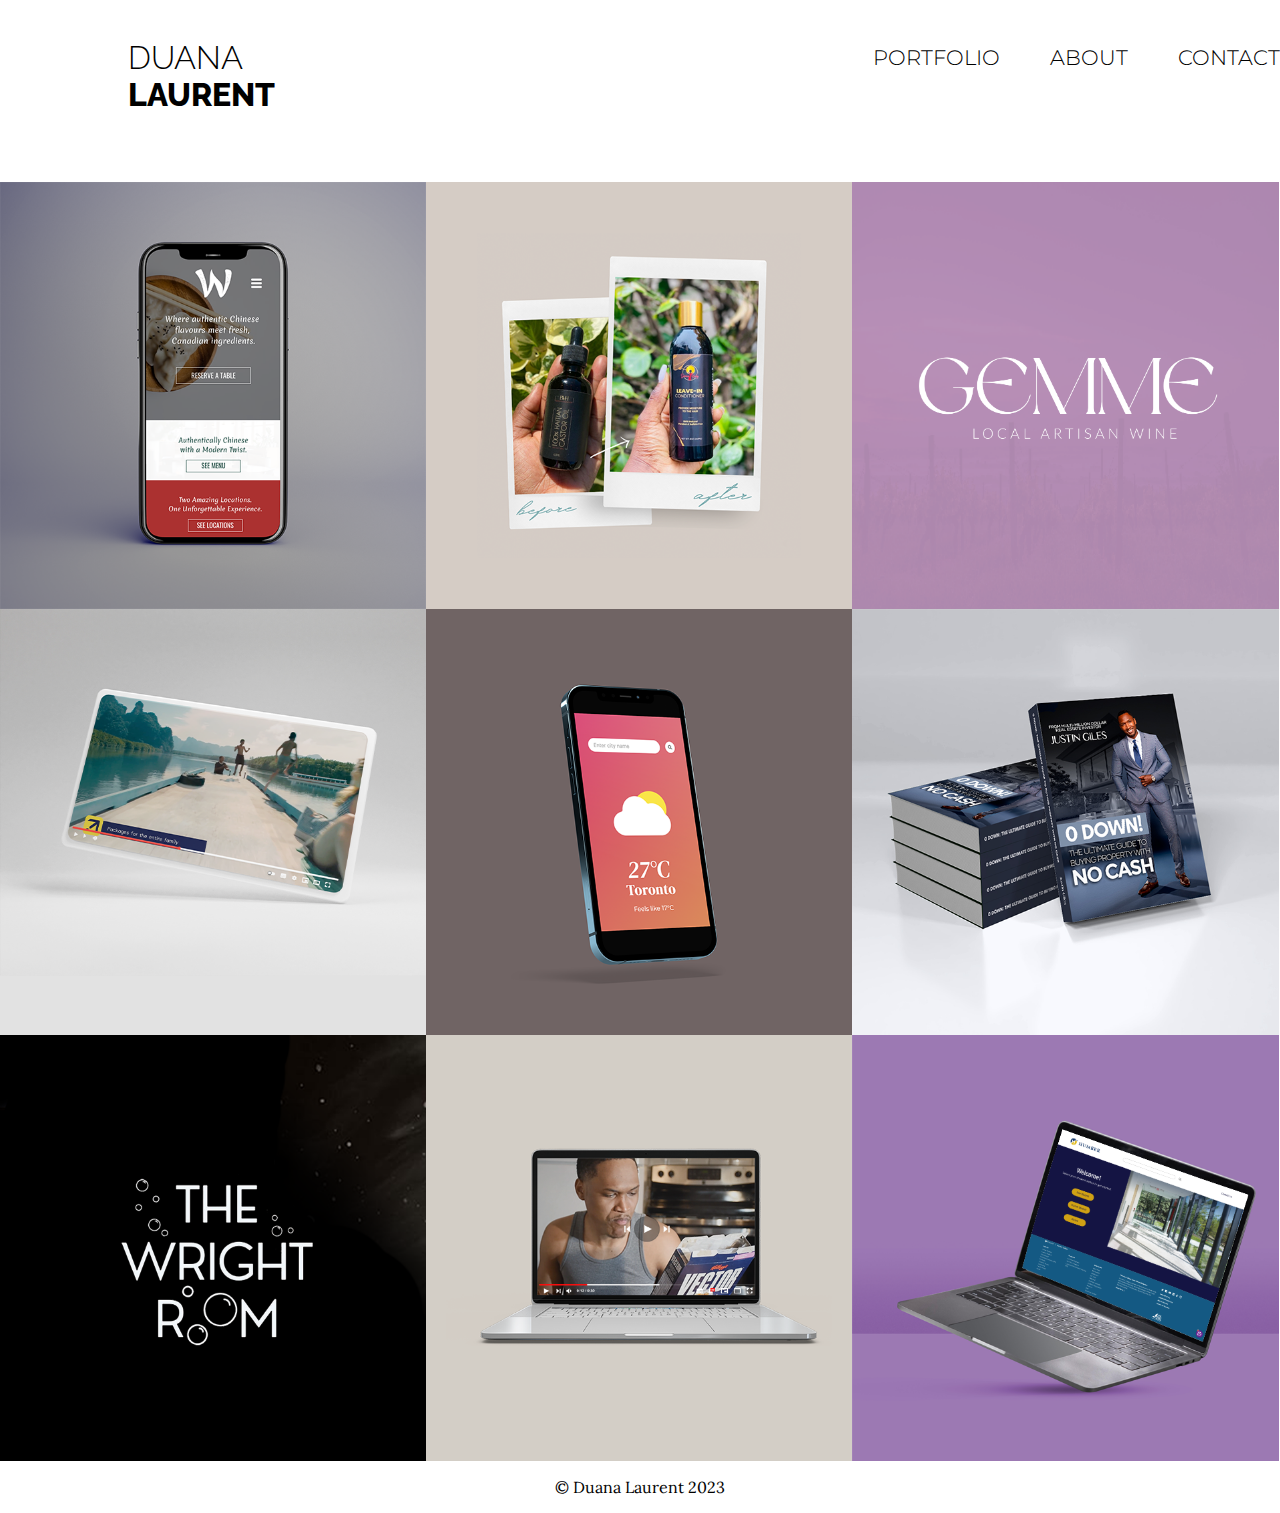
<file: index.html>
<!DOCTYPE html>
<html lang="en">
<head>
    <meta charset="UTF-8">
    <meta name="viewport" content="width=device-width, initial-scale=1.0">
    <meta name="author" content="Duana Laurent">
    <title>Duana Laurent | Graphic & Web Designer</title>

    <link rel="stylesheet" href="css/styles.css">
    <script src="https://ajax.googleapis.com/ajax/libs/jquery/3.7.1/jquery.min.js"></script>
    <script src="js/script.js"></script>
</head>

<body>
    <header>
        
        <nav>
        
            <h1>Duana <span class="bold">Laurent</span> </h1>
    
            <div class="links">
                <a href="index.html">Portfolio</a>
                <a href="about.html">About</a>
                <a href="mailto:duana.laurent@outlook.com">Contact</a>
            </div>
            
        </nav>

    </header>

    <main>
        <!--Portfolio section-->
        <section class="portfolio">

            <div class="portfolio-row">
                <img id="image-1" src="images/wok-screen1.png" alt="Phone mockup of a mobile web app">
                <img id="image-4" src="images/devine.png" alt="Mockup of a beauty label redesign">
                <img id="image-5" src="images/gemme-screen1.png" alt="Custom logo design">
                
            </div>

            <div class="portfolio-row">

                <img id="image-2" src="images/expedia-screen1.png" alt="Mockup of a web app">
                <img id="image-3" src="images/weather-screen1.png" alt="Phone mockup of a mobile weather app ">
                <img id="image-6" src="images/giles-screen1.png" alt="Mockup of a book cover design">
        
            </div>

            <div class="portfolio-row">
                <img id="image-7" src="images/wright-screen2.png" alt="A picture of a social media flyer">
                <img id="image-8" src="images/kelloggs-screen1.png" alt="Mockup of a video">
                <img id="image-9" src="images/humber-screen1.png" alt="Mockup of a web app">
                
            </div>
            
        </section>
    </main>

    

    <footer> 
        <p>
            &copy; Duana Laurent 2023
        </p>
    </footer>
</body>
</html>
</file>
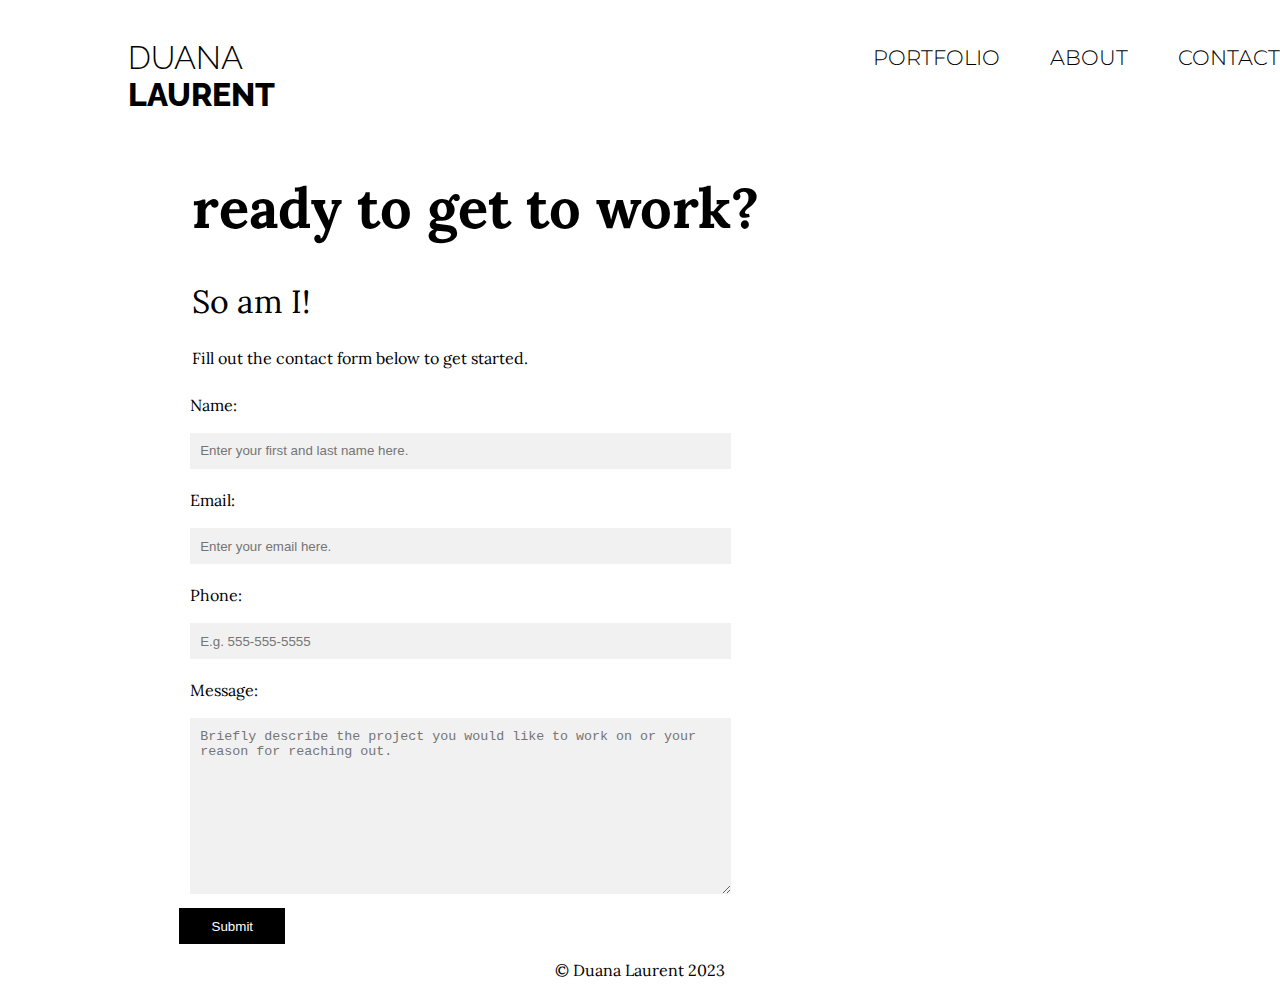
<file: contact.html>
<!DOCTYPE html>
<html lang="en">
<head>
    <meta charset="UTF-8">
    <meta name="viewport" content="width=device-width, initial-scale=1.0">
    <meta name="author" content="Duana Laurent">
    <title>Duana Laurent | Contact</title>

    <link rel="stylesheet" href="css/styles.css">
    <script src="https://ajax.googleapis.com/ajax/libs/jquery/3.7.1/jquery.min.js"></script>
</head>

<body>
    <header>
        
        <nav>
        
            <h1>Duana <span class="bold">Laurent</span> </h1>
    
            <div class="links">
                <a href="index.html">Portfolio</a>
                <a href="about.html">About</a>
                <a href="mailto:duana.laurent@outlook.com">Contact</a>
            </div>
            
        </nav>

    </header>

    <main>
    
        <h1 id="contact-head">ready to get to work?</h1>
        <h2 id="contact-subhead">So am I!</h2>

        <p>Fill out the contact form below to get started.</p>

        
        <div id="contact-form-box" >

            <form action="https://public.herotofu.com/v1/c84358c0-7d95-11ee-9341-f71d382974be" method="post" accept-charset="UTF-8">
                <div class="form-field">
                    <div class="name-field">
                        <label for="full-name">Name:</label>
                    </div>
                    
                    <div class="input-field">
                        <input id="full-name" type="text" placeholder="Enter your first and last name here.">
                    </div>
                    
                </div>
                
                <div class="form-field">
                    <div class="name-field">
                        <label for="mail">Email:</label>
                    </div>
                    
                    <div class="input-field">
                        <input id="mail" type="email" placeholder="Enter your email here.">
                    </div>
                    
                </div>
                
                <div class="form-field">
                    <div class="name-field">
                        <label for="phone">Phone:</label>
                    </div>
                    
                    <div class="input-field">
                        <input id="phone" type="text" placeholder="E.g. 555-555-5555">
                    </div>
                    
                </div>
                
                <div class="form-field">
                    <div class="name-field">
                        <label id="message-label" for="message">Message: </label>
                    </div>
                    
                    <div class="input-field">
                        <textarea id="message" placeholder="Briefly describe the project you would like to work on or your reason for reaching out."
                        rows="5" cols="33"></textarea>
                    </div>
                    
                </div>
                
                
                <div>
                    <input id="submit" type="submit" value="Submit" />
                </div>
            </form>
        </div>
    </main>

    <script src="js/script.js"></script>

    <footer> 
        <p>
            &copy; Duana Laurent 2023
        </p>
    </footer>
</body>
</html>
</file>
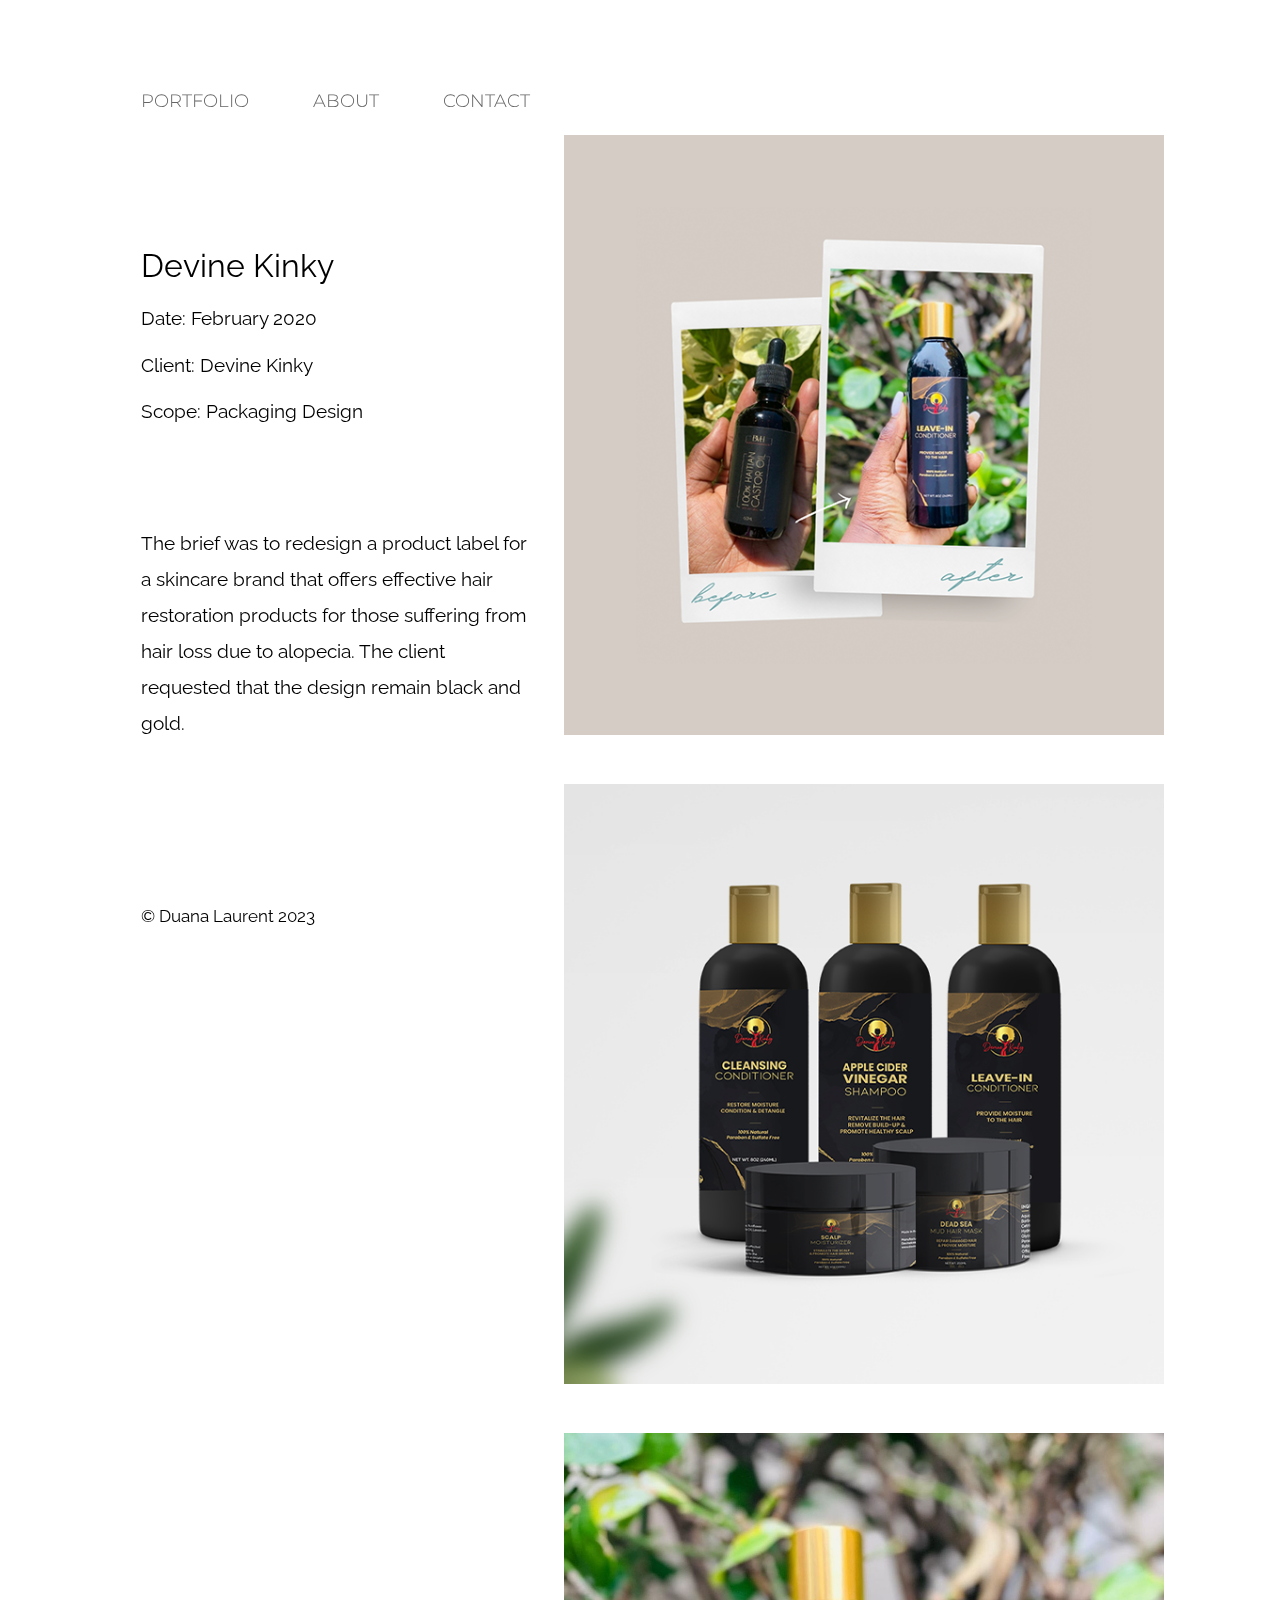
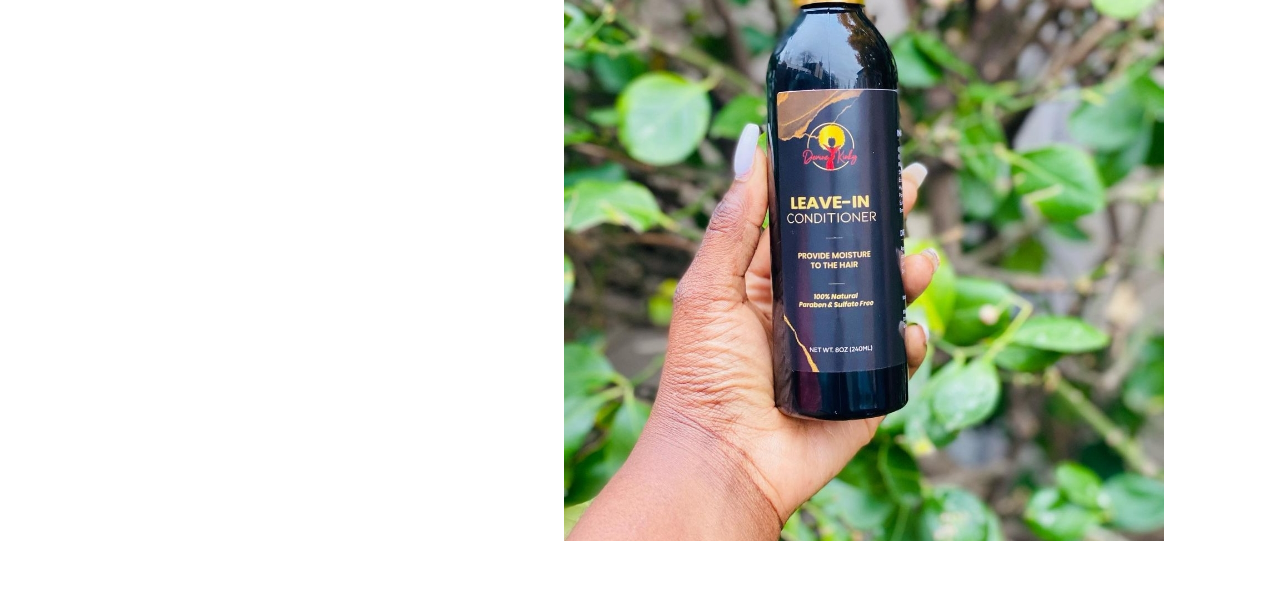
<file: devine-kinky.html>
<!DOCTYPE html>
<html lang="en">
<head>
    <meta charset="UTF-8">
    <meta name="viewport" content="width=device-width, initial-scale=1.0">
    <title>Devine Kinky | Packaging Design</title>
    <link rel="stylesheet" href="css/portfolio.css">
</head>
<body>
    <section class="col-1">
        <header>

            <nav>
                
                <a href="index.html">Portfolio</a>
                <a href="about.html">About</a>
                <a href="mailto:duana.laurent@outlook.com">Contact</a>

            </nav>
        </header>
    
        <!--Portfolio bio-->
        <div class="portfolio-bio">
            <div class="info">
                <h1> Devine Kinky </h1>
                <p>Date: February 2020 </p>
                <p>Client: Devine Kinky</p>
                <p>Scope: Packaging Design </p>
            </div>
    
            <p class="description"> 
                The brief was to redesign a product label for a skincare brand that offers effective hair restoration products 
                for those suffering from hair loss due to alopecia. The client requested that the design remain black and gold.
            </p>
        </div>

        <footer> 
            <p>
                &copy; Duana Laurent 2023
            </p>
        </footer>
    </section>
    

    <!--Portfolio images-->
    <section class="col-2">
        <div class="portfolio-images">
            <div>
                <img src="images/devine.png" alt="Image of a product label before and after">
            </div>
            
            <div>
                <img src="images/devine-screen2.png" alt="Image of a product label mockup">
            </div>

            <div>
                <img src="images/devine-screen-3.jpg" alt="Image of a finished product label">
            </div>
            
        </div>
    </section>
    
</body>
</html>
</file>
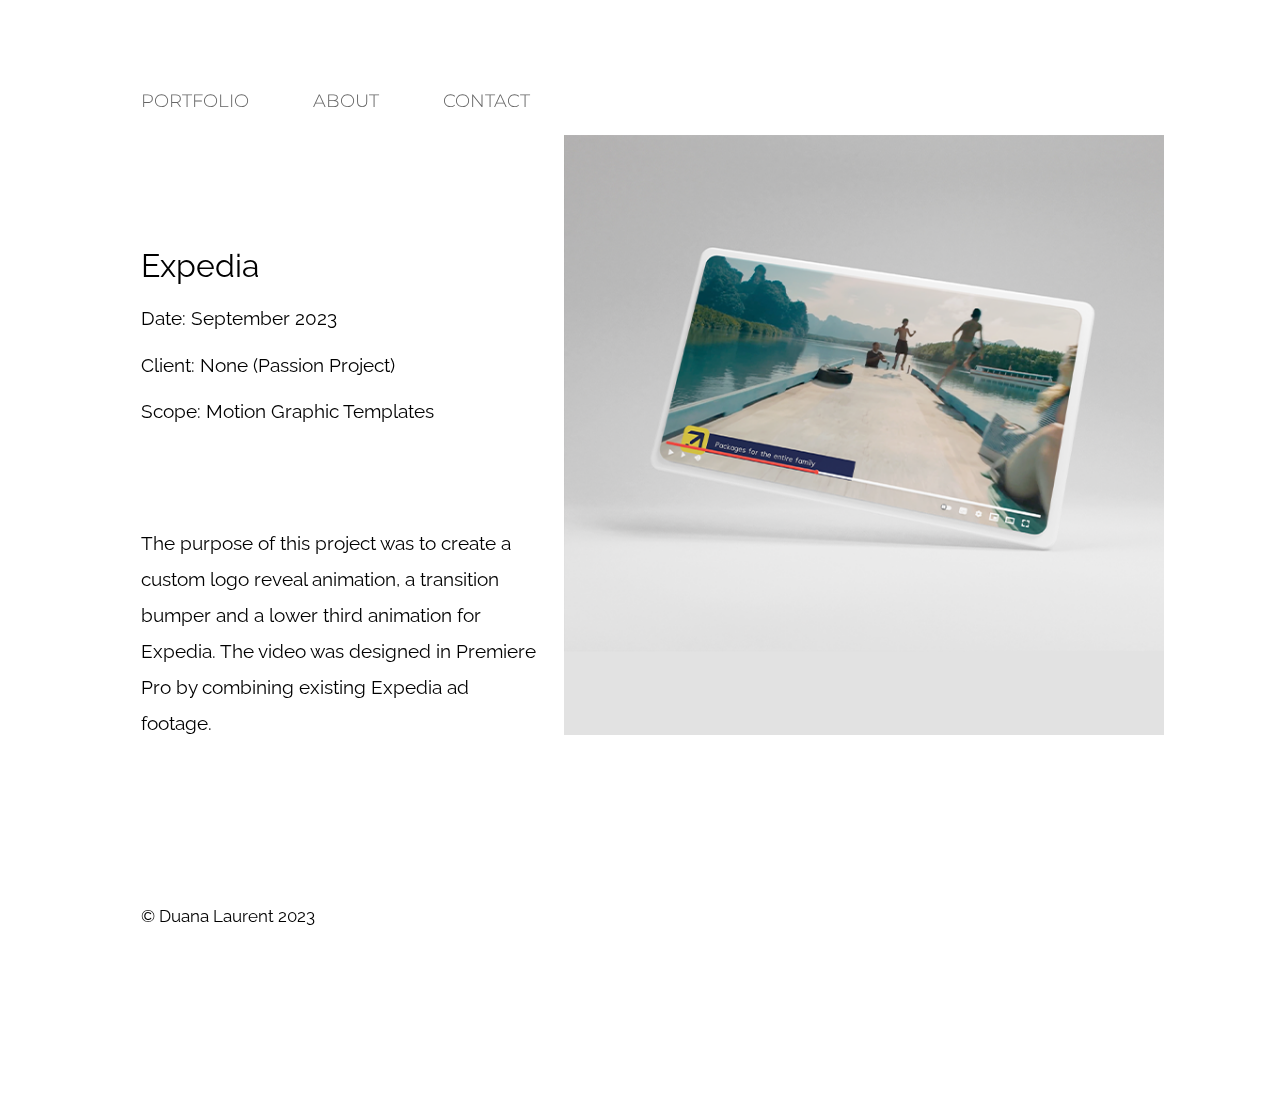
<file: expedia.html>
<!DOCTYPE html>
<html lang="en">
<head>
    <meta charset="UTF-8">
    <meta name="viewport" content="width=device-width, initial-scale=1.0">
    <title>Expedia | Motion Graphics Design</title>
    <link rel="stylesheet" href="css/portfolio.css">
</head>
<body>
    <section class="col-1">
        <header>

            <nav>
                
                <a href="index.html">Portfolio</a>
                <a href="about.html">About</a>
                <a href="mailto:duana.laurent@outlook.com">Contact</a>
                
            </nav>
        </header>
    
        <!--Portfolio bio-->
        <div class="portfolio-bio">
            <div class="info">
                <h1> Expedia </h1>
                <p>Date: September 2023 </p>
                <p>Client: None (Passion Project) </p>
                <p>Scope: Motion Graphic Templates</p>
            </div>
    
            <p class="description"> 
                The purpose of this project was to create a custom logo reveal
                animation, a transition bumper and a lower third animation for Expedia. 
                The video was designed in Premiere Pro by combining existing Expedia ad footage.
            </p>
        </div>

        <footer> 
            <p>
                &copy; Duana Laurent 2023
            </p>
        </footer>
    </section>
    

    <!--Portfolio images-->
    <section class="col-2">
        <div class="portfolio-images">
            <div>
                <img src="images/expedia-screen1.png" alt="Image of a product label on a jar">
            </div>
            
            <div>
                <iframe playsinline width="560" height="315" 
                src="https://www.youtube.com/embed/KfUnO5qRQEE?si=669OdBTLxvK7uAHX&autoplay=1" 
                title="YouTube video player" frameborder="0" 
                allow="accelerometer; autoplay; clipboard-write; encrypted-media; gyroscope; picture-in-picture; web-share" 
                allowfullscreen></iframe>
            </div>
            
            
    
        </div>
    </section>
    
</body>
</html>
</file>
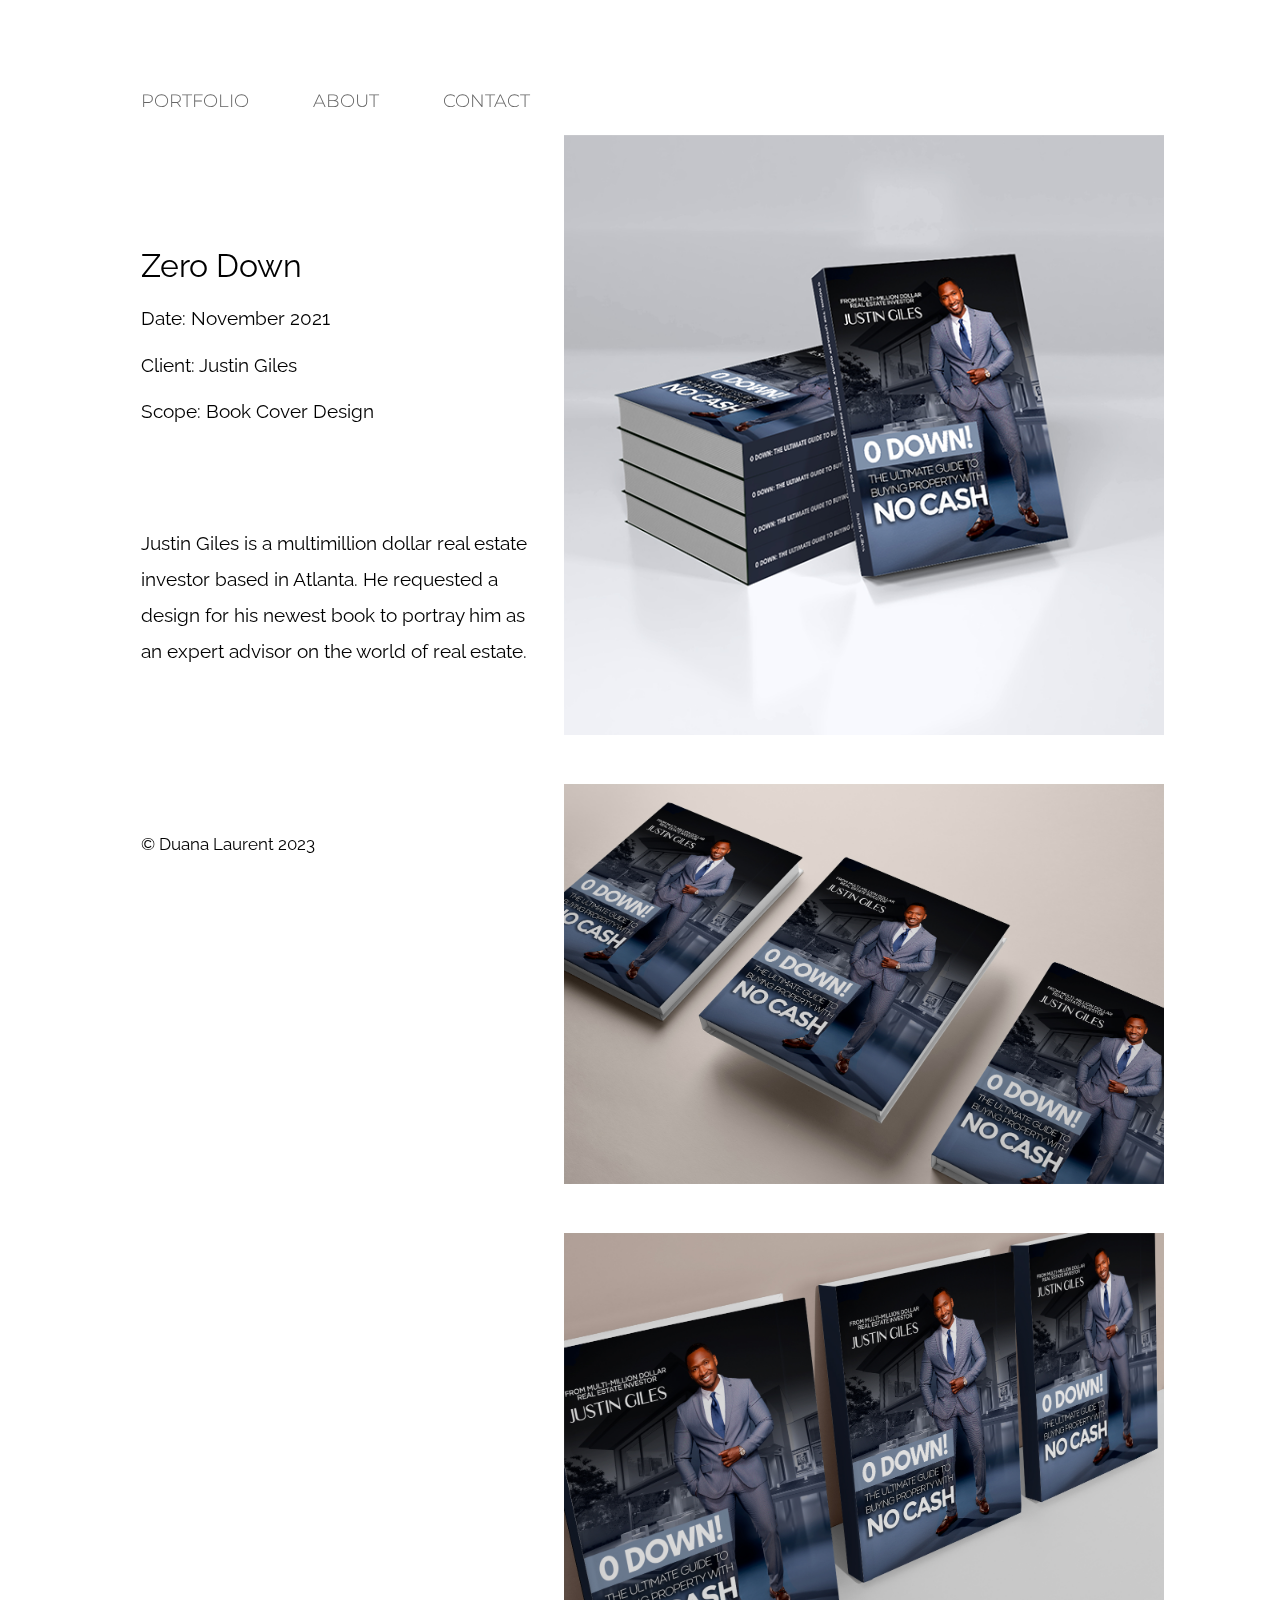
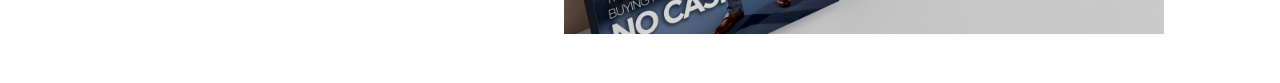
<file: giles.html>
<!DOCTYPE html>
<html lang="en">
<head>
    <meta charset="UTF-8">
    <meta name="viewport" content="width=device-width, initial-scale=1.0">
    <title> Giles | Book Cover Design</title>
    <link rel="stylesheet" href="css/portfolio.css">
</head>
<body>
    <section class="col-1">
        <header>

            <nav>
                
                <a href="index.html">Portfolio</a>
                <a href="about.html">About</a>
                <a href="mailto:duana.laurent@outlook.com">Contact</a>
            </nav>
        </header>
    
        <!--Portfolio bio-->
        <div class="portfolio-bio">
            <div class="info">
                <h1> Zero Down </h1>
                <p>Date: November 2021 </p>
                <p>Client: Justin Giles </p>
                <p>Scope: Book Cover Design</p>
            </div>
    
            <p class="description"> 
                Justin Giles is a multimillion dollar real estate investor based in Atlanta. He requested a design 
                for his newest book to portray him as an expert advisor on the world of real estate.
            </p>
        </div>

        <footer> 
            <p>
                &copy; Duana Laurent 2023
            </p>
        </footer>
    </section>
    

    <!--Portfolio images-->
    <section class="col-2">
        <div class="portfolio-images">
            <div>
                <img src="images/giles-screen1.png" alt="Image of a book cover design">
            </div>

            <div>
                <img src="images/giles-1.jpg" alt="Image of a book cover design">
            </div>
            
            <div>
                <img src="images/giles-2.jpg" alt="Image of a book cover design">
            </div>

        </div>
    </section>
    
</body>
</html>
</file>
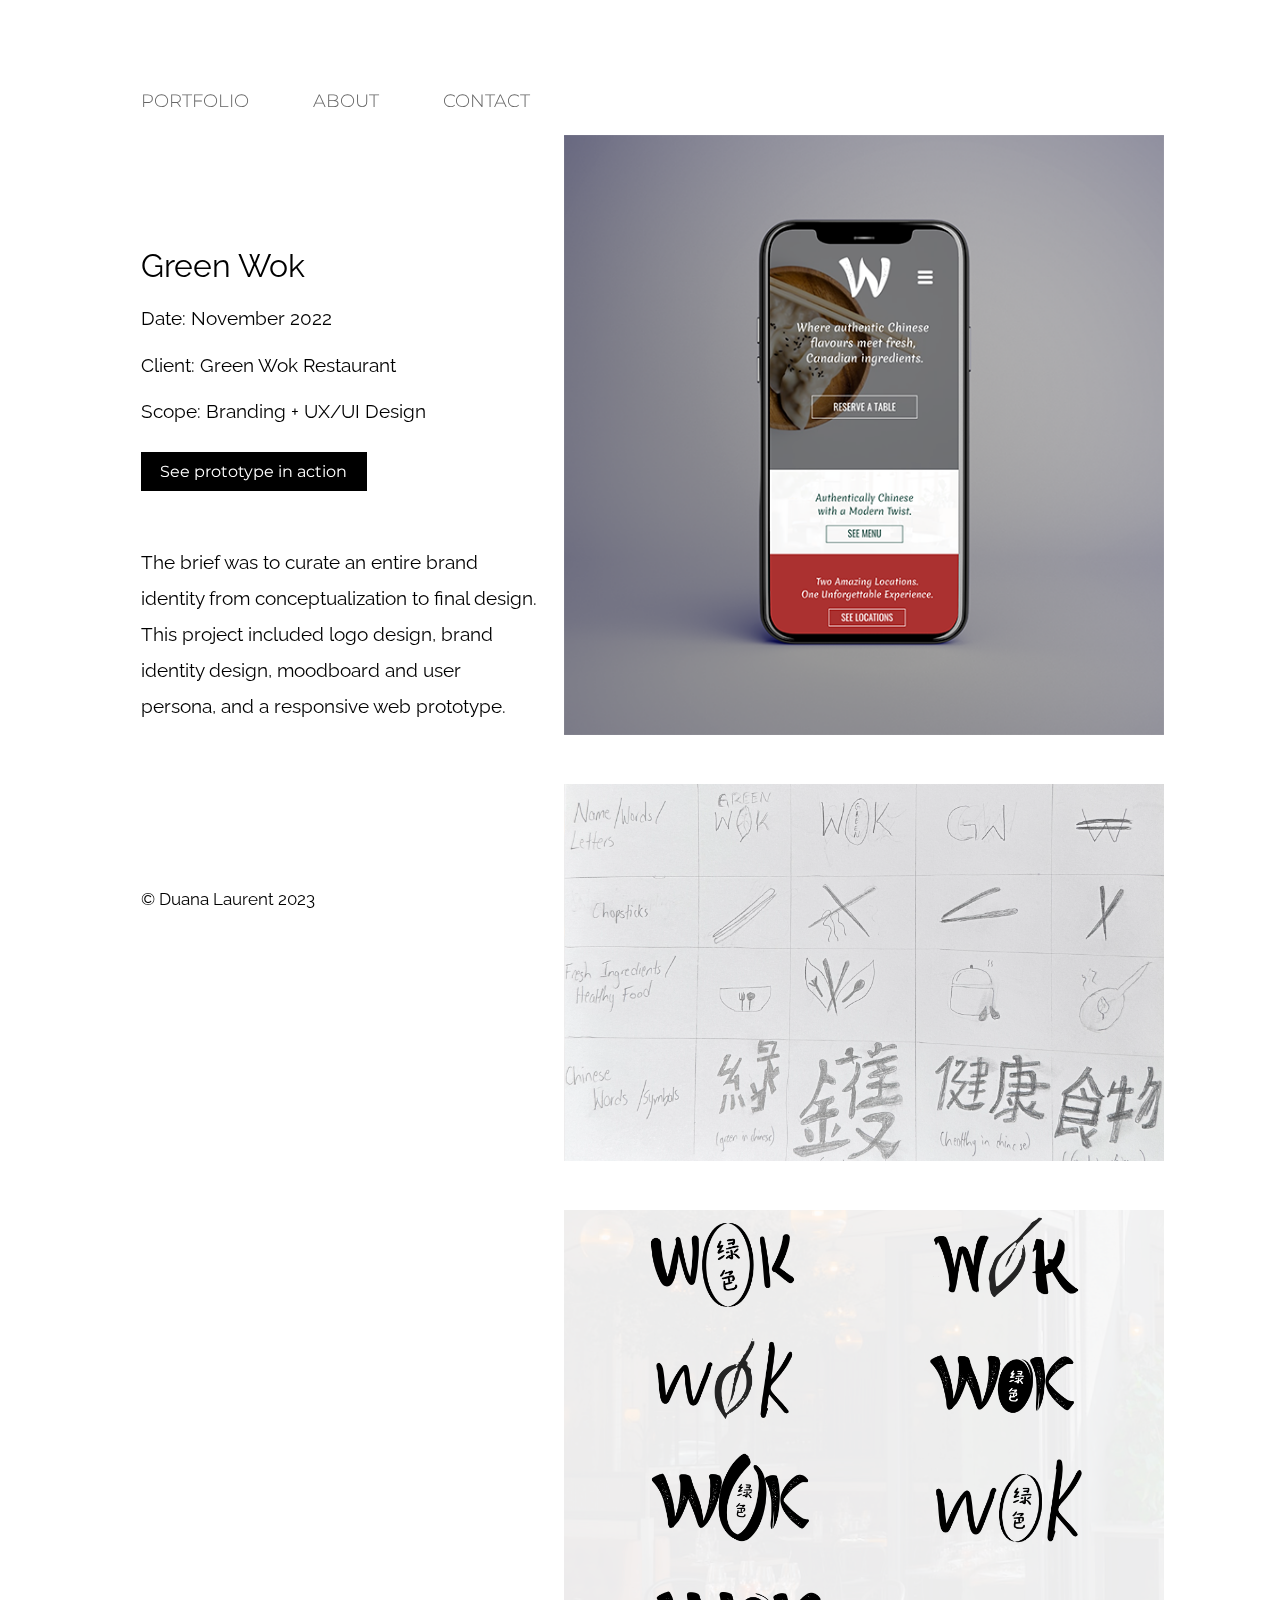
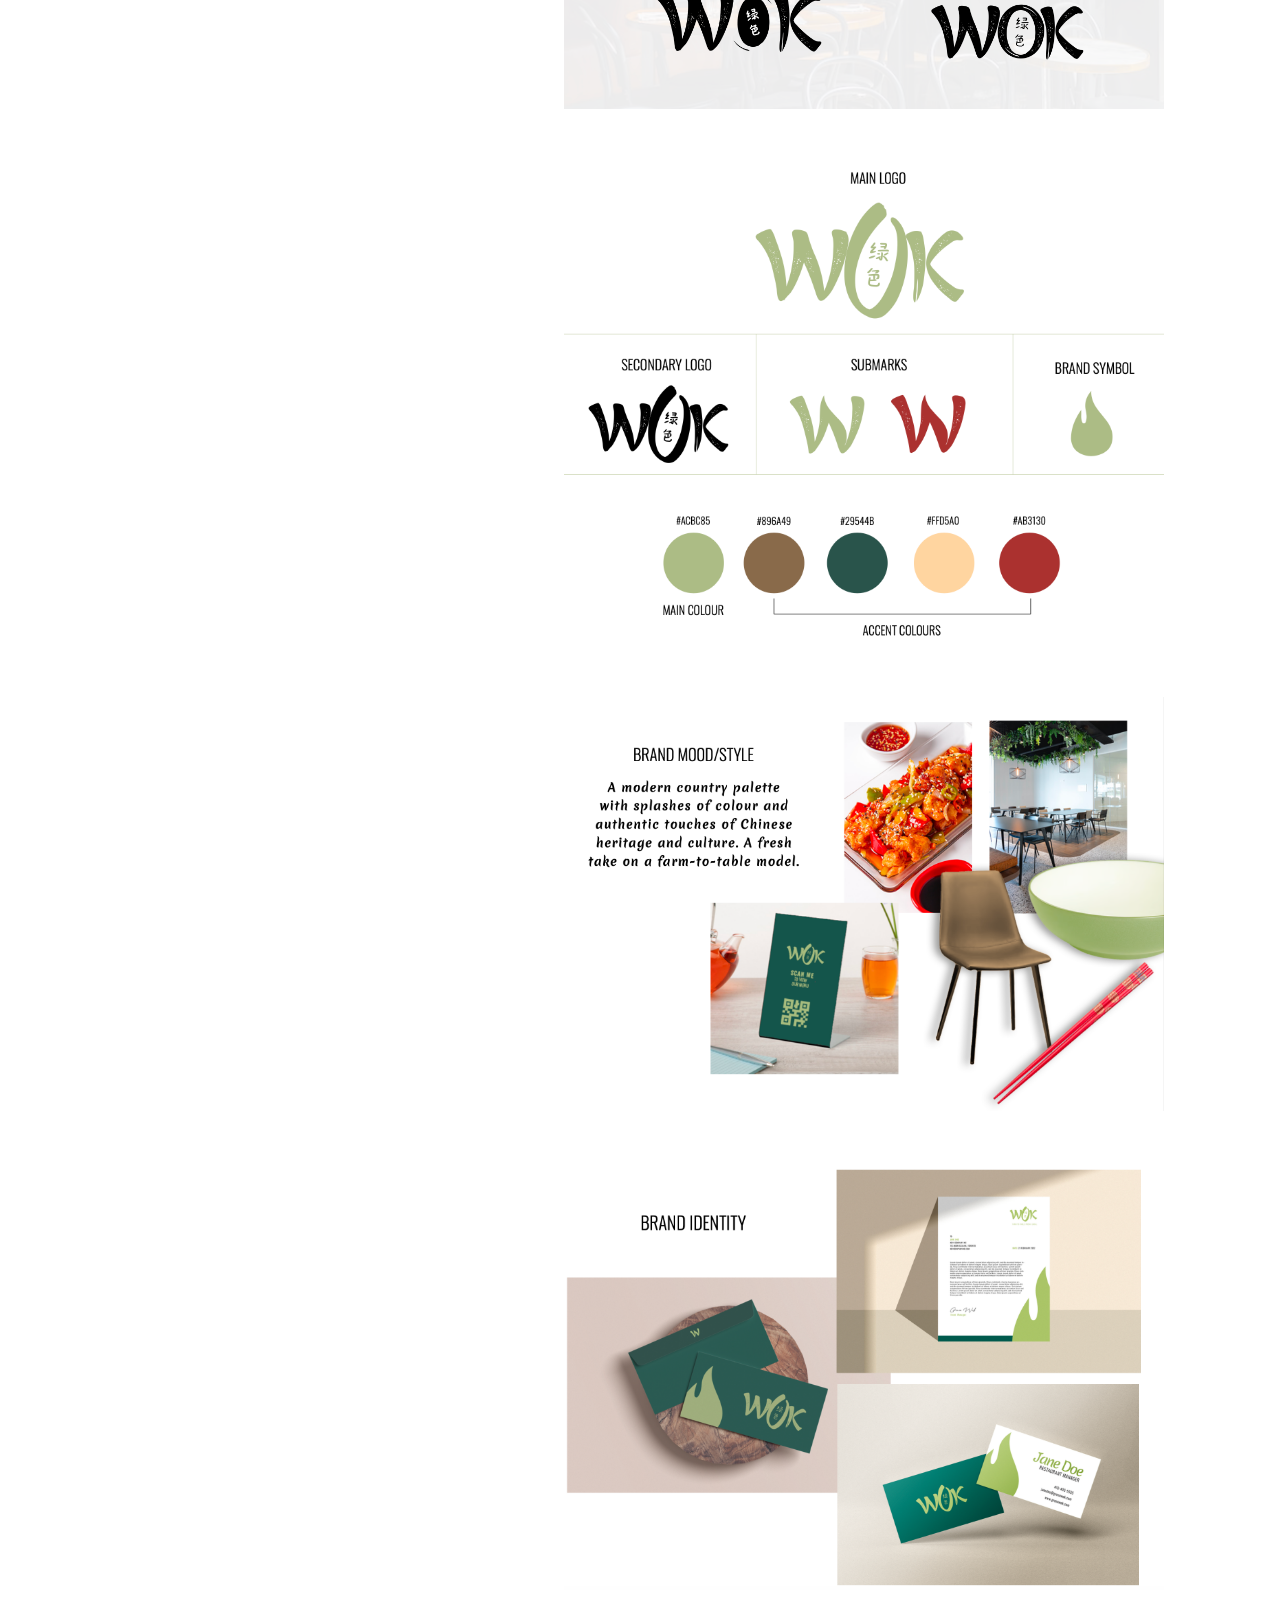
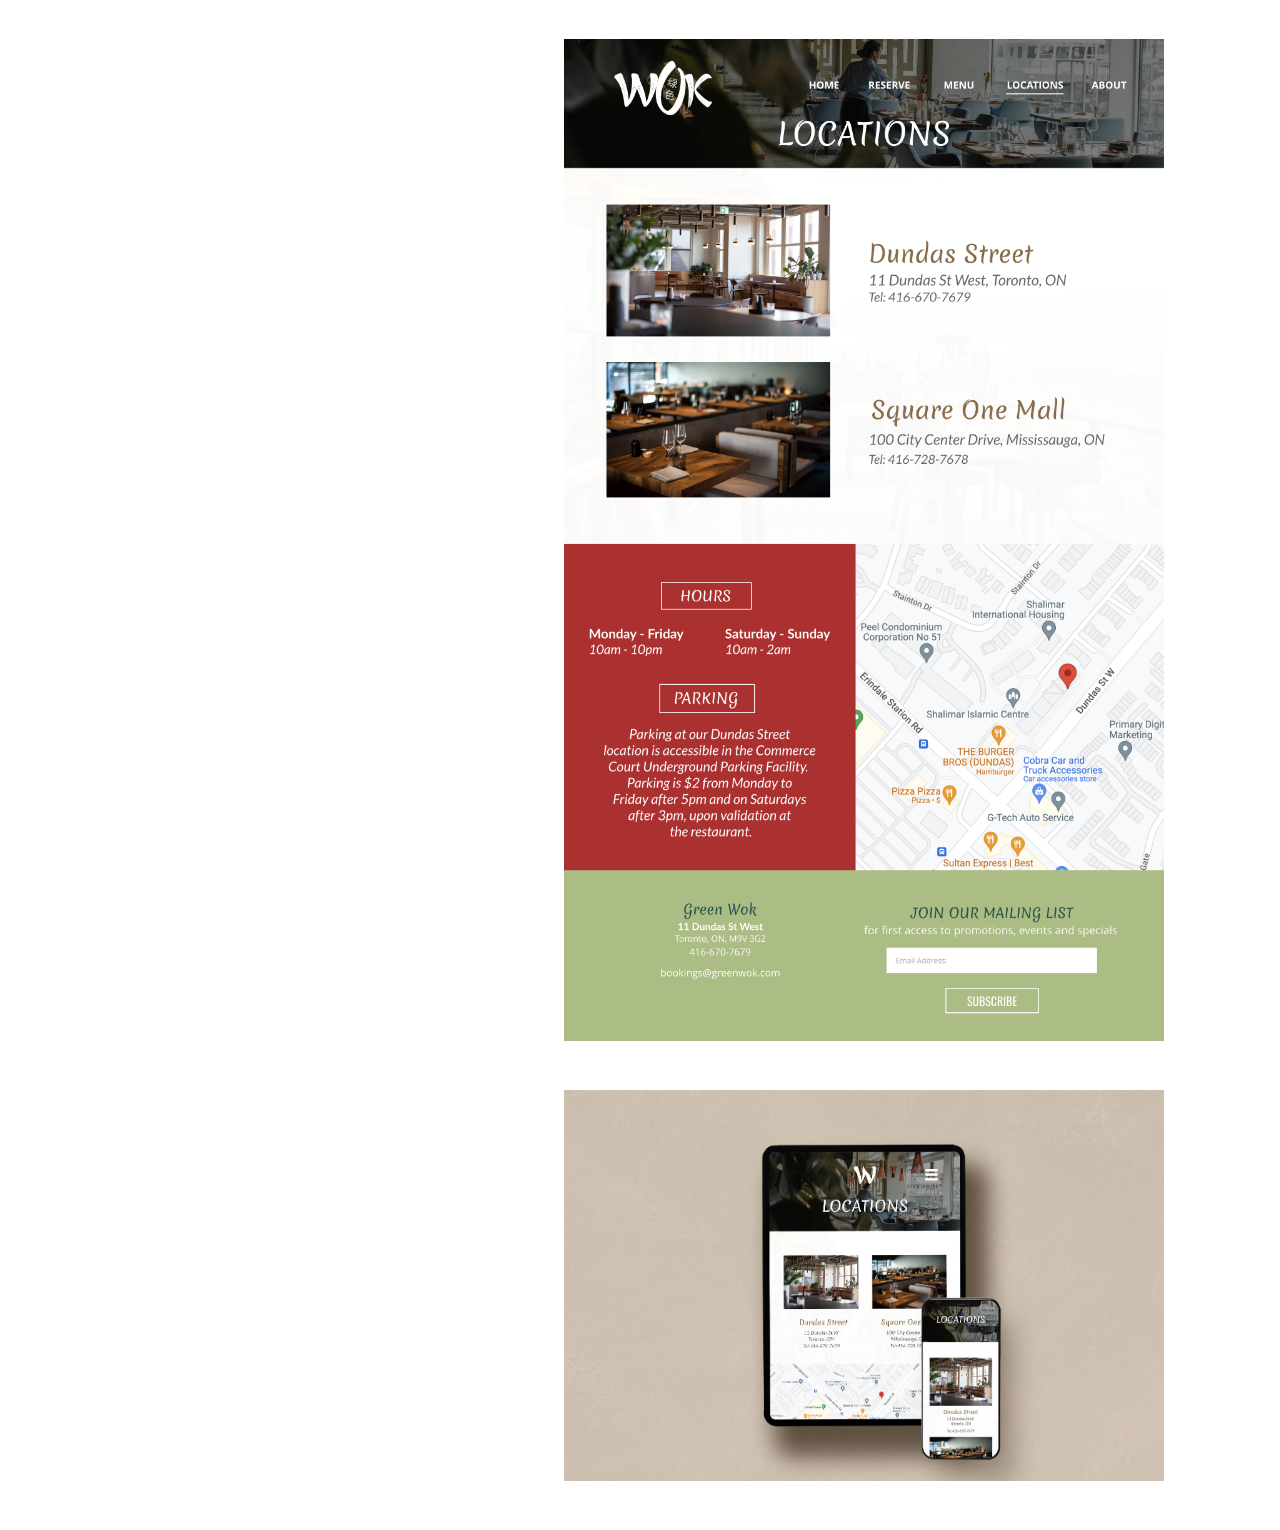
<file: green-wok.html>
<!DOCTYPE html>
<html lang="en">
<head>
    <meta charset="UTF-8">
    <meta name="viewport" content="width=device-width, initial-scale=1.0">
    <title>Green Wok | UX Design</title>
    <link rel="stylesheet" href="css/portfolio.css">
</head>
<body>
    <section class="col-1">
        <header>

            <nav>
                
                <a href="index.html">Portfolio</a>
                <a href="about.html">About</a>
                <a href="mailto:duana.laurent@outlook.com">Contact</a>
                
            </nav>
        </header>
    
        <!--Portfolio bio-->
        <div class="portfolio-bio">
            <div class="info">
                <h1> Green Wok </h1>
                <p>Date: November 2022 </p>
                <p>Client: Green Wok Restaurant</p>
                <p>Scope: Branding + UX/UI Design</p>
            </div>
            
            <a id="test-button" target="_blank" href="https://xd.adobe.com/view/f397141e-56cf-468a-ac82-b9932e7f824d-a6c4/?fullscreen">See prototype in action</a>
    
            <p class="description"> 
                The brief was to curate an entire brand identity from conceptualization to final design. 
                This project included logo design, brand identity design, moodboard and user persona, 
                and a responsive web prototype.
            </p>
        </div>

        <footer> 
            <p>
                &copy; Duana Laurent 2023
            </p>
        </footer>
    </section>
    

    <!--Portfolio images-->
    <section class="col-2">
        <div class="portfolio-images">
            <div>
                <img src="images/wok-screen1.png" alt="Image of web app on a mobile phone">
            </div>
            
            <div>
                <img src="images/wok-portfolio-1.png" alt="Image of hand-drawn logo sketches">
            </div>
            
            <div>
                <img src="images/wok-portfolio-2.png" alt="Image of digital logo sketches">
            </div>
           
            <div>
                <img src="images/wok-portfolio-3.png" alt="Image of brand moodboard">
            </div>
            
            <div>
                <img src="images/wok-portfolio-4.png" alt="Image of brand moodboard">
            </div>
            
            <div>
                <img src="images/wok-portfolio-5.png" alt="Image of brand stationery">
            </div>
            
            <div>
                <img src="images/wok-portfolio-6.png" alt="Image of web app prototype">
            </div>
            
            <div>
                <img src="images/wok-portfolio-7.jpg" alt="Image of tablet prototype">
            </div>
            
    
        </div>
    </section>
    
</body>
</html>
</file>
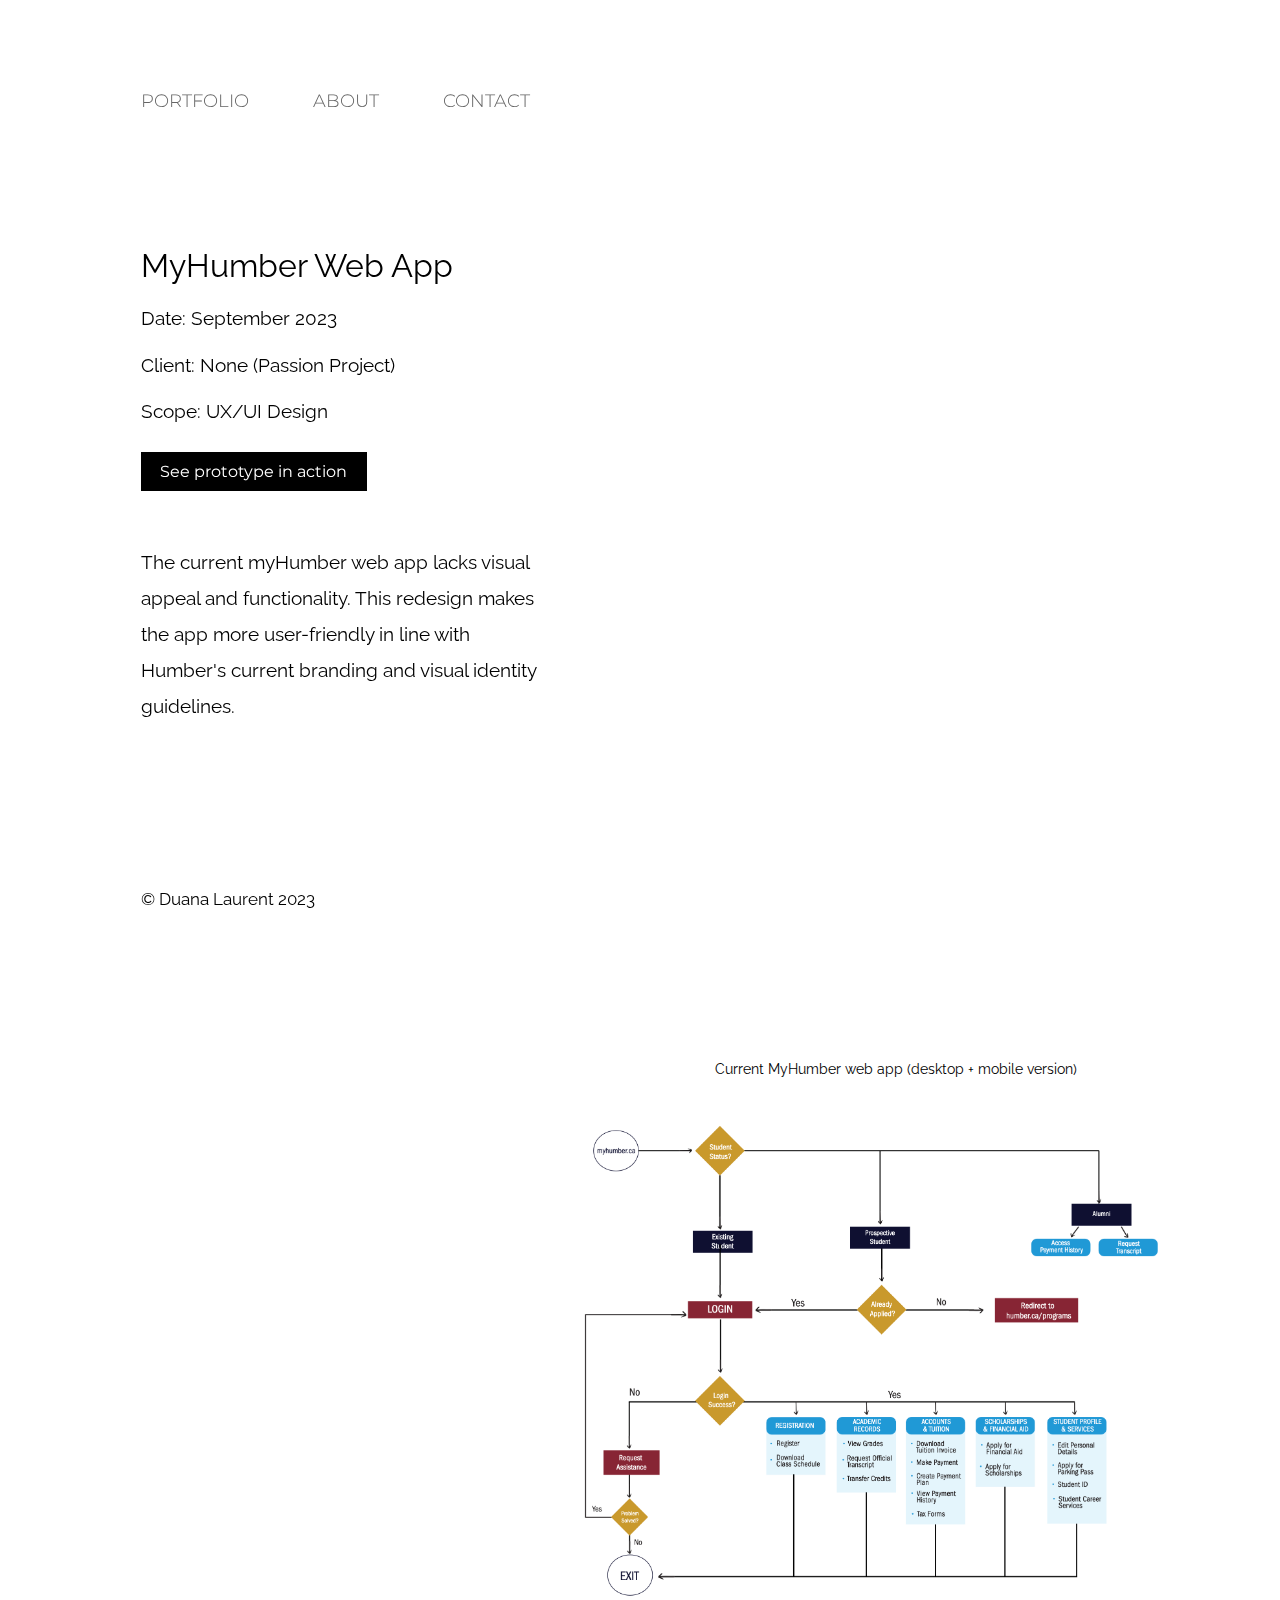
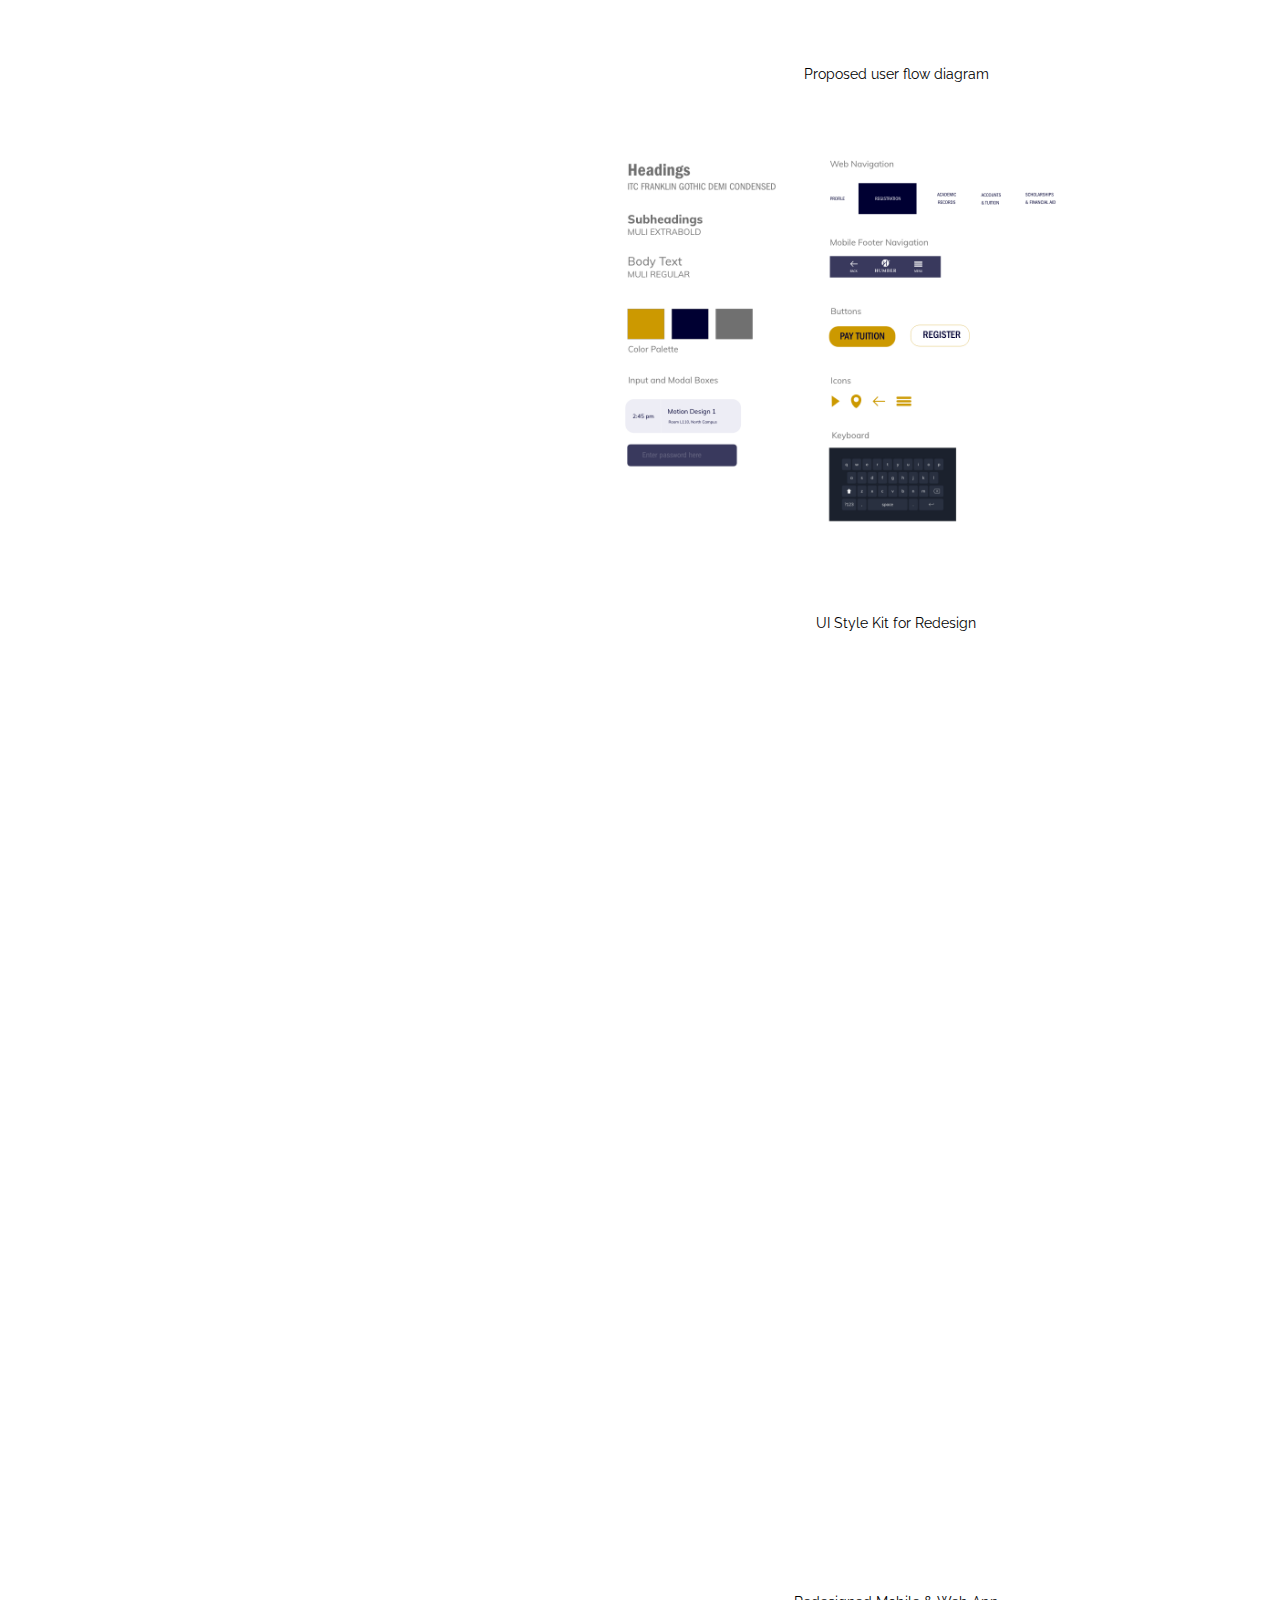
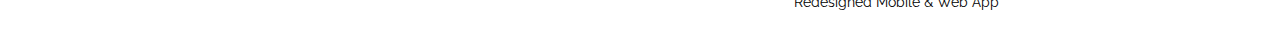
<file: myhumber.html>
<!DOCTYPE html>
<html lang="en">
<head>
    <meta charset="UTF-8">
    <meta name="viewport" content="width=device-width, initial-scale=1.0">
    <title> MyHumber | UX Design</title>
    <link rel="stylesheet" href="css/portfolio.css">
</head>
<body>
    <section class="col-1">
        <header>

            <nav>
                
                <a href="index.html">Portfolio</a>
                <a href="about.html">About</a>
                <a href="mailto:duana.laurent@outlook.com">Contact</a>
            </nav>
        </header>
    
        <!--Portfolio bio-->
        <div class="portfolio-bio">
            <div class="info">
                <h1> MyHumber Web App </h1>
                <p>Date: September 2023 </p>
                <p>Client: None (Passion Project) </p>
                <p>Scope: UX/UI Design</p>
            </div>
            
            <a id="test-button" target="_blank" href="https://xd.adobe.com/view/da71b386-82a3-4d89-943f-8bd4fbac71a4-8f22/">See prototype in action</a>
    
            <p class="description"> 
                The current myHumber web app lacks visual appeal and functionality. This redesign makes the app 
                more user-friendly in line with Humber's current branding and visual identity guidelines.
            </p>
        </div>

        <footer> 
            <p>
                &copy; Duana Laurent 2023
            </p>
        </footer>
    </section>
    

    <!--Portfolio images-->
    <section class="col-2">
        <div class="portfolio-images">
            
            

            <div>
                <iframe width="560" height="315" 
                src="https://www.youtube.com/embed/F6eosXAoSbk?si=77HXkBKPlQttEDbB&autoplay=1" 
                title="YouTube video player" frameborder="0" 
                allow="accelerometer; autoplay; clipboard-write; encrypted-media; gyroscope; picture-in-picture; web-share" 
                allowfullscreen></iframe>
            </div>
            
            <div class="center-div">
                <iframe width="315" height="560"
                src="https://www.youtube.com/embed/Rso_NqI87n4?feature=share&autoplay=1"
                title="YouTube video player" frameborder="0"
                allow="accelerometer; autoplay; clipboard-write; encrypted-media;
                gyroscope; picture-in-picture;
                web-share"
                allowfullscreen></iframe>
            </div>

            <div>
                <p class="caption">Current MyHumber web app (desktop + mobile version)</p>
            </div>
            
           
            <div>
                <img src="images/user-flow.png" alt="Image of a user flow">
            </div>

            <div>
                <p class="caption">Proposed user flow diagram</p>
            </div>
            
            <div>
                <img src="images/ui-kit.png" alt="Image of brand moodboard">
            </div>

            <div>
                <p class="caption">UI Style Kit for Redesign</p>
            </div>
            
            <div>
                <iframe width="560" height="315" 
                src="https://www.youtube.com/embed/ttvnNIDqZJ4?si=3XhJS6vWhWXRzSsl&autoplay=1" 
                title="YouTube video player" frameborder="0" 
                allow="accelerometer; autoplay; clipboard-write; encrypted-media; gyroscope; picture-in-picture; web-share" 
                allowfullscreen></iframe>
            </div>

            <div class="center-div">
                <iframe width="315" height="560"
                src="https://www.youtube.com/embed/z_dmed0NReI?si=U5zYossgX7duWuOZ&autoplay=1"
                title="YouTube video player" frameborder="0"
                allow="accelerometer; autoplay; clipboard-write; encrypted-media;
                gyroscope; picture-in-picture;
                web-share"
                allowfullscreen></iframe>
            </div> 
    
            <div>
                <p class="caption">Redesigned Mobile & Web App</p>
            </div>
            
        </div>
    </section>
    
</body>
</html>
</file>
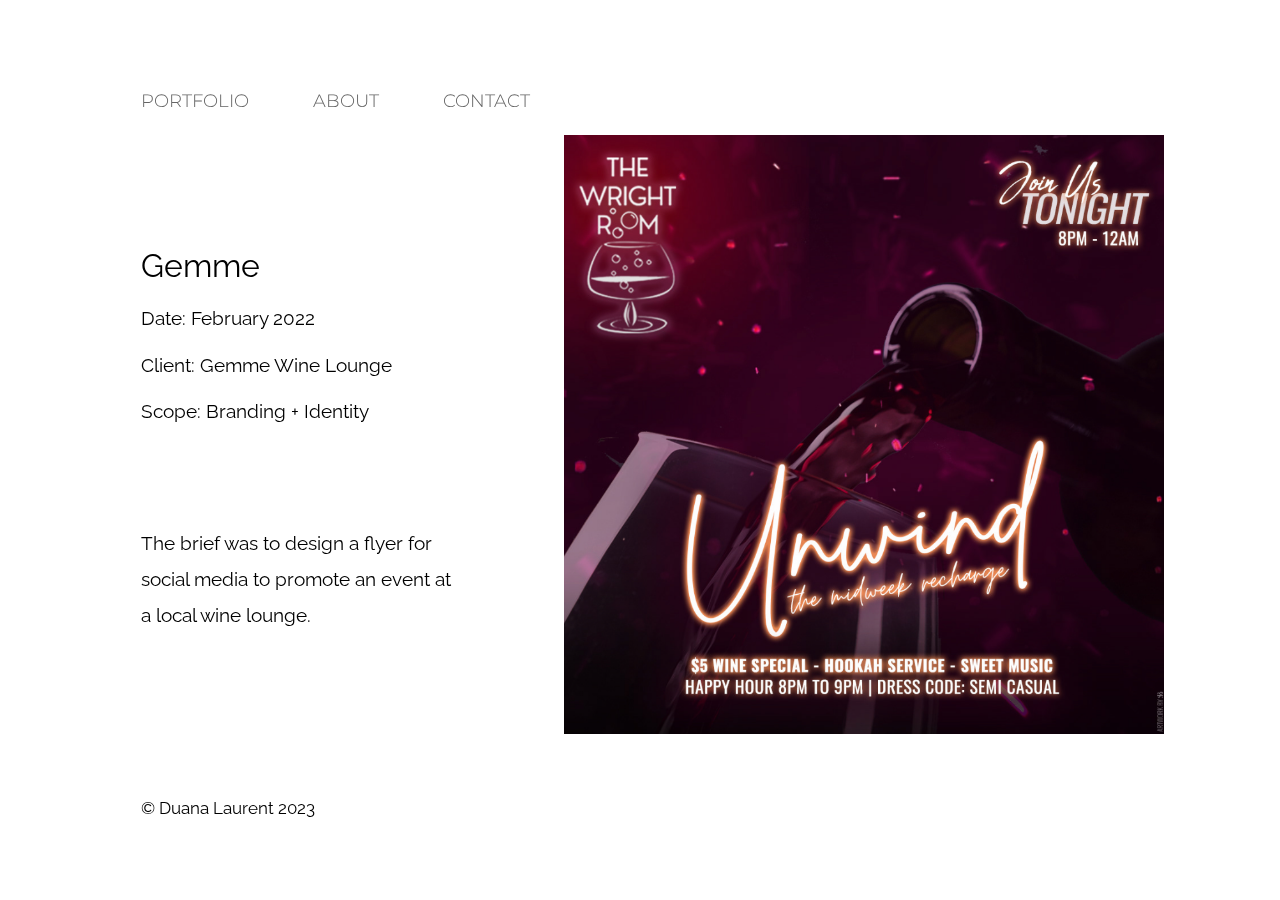
<file: unwind.html>
<!DOCTYPE html>
<html lang="en">
<head>
    <meta charset="UTF-8">
    <meta name="viewport" content="width=device-width, initial-scale=1.0">
    <title>Unwind | Graphic Design</title>
    <link rel="stylesheet" href="css/portfolio.css">
</head>
<body>
    <section class="col-1">
        <header>

            <nav>
                
                <a href="index.html">Portfolio</a>
                <a href="about.html">About</a>
                <a href="mailto:duana.laurent@outlook.com">Contact</a>
                
            </nav>
        </header>
    
        <!--Portfolio bio-->
        <div class="portfolio-bio">
            <div class="info">
                <h1> Gemme </h1>
                <p>Date: February 2022 </p>
                <p>Client: Gemme Wine Lounge</p>
                <p>Scope: Branding + Identity</p>
            </div>
            
            <p class="description"> 
                The brief was to design a flyer for social media to promote
                an event at a local wine lounge. 
            </p>

        </div>

        <footer> 
            <p>
                &copy; Duana Laurent 2023
            </p>
        </footer>
    </section>
    

    <!--Portfolio images-->
    <section class="col-2">
        <div class="portfolio-images">
    
            <div>
                <img src="images/wright-1.png" alt="Image of a brand logo">
            </div>
            
        </div>
    </section>
    
    
</body>
</html>
</file>
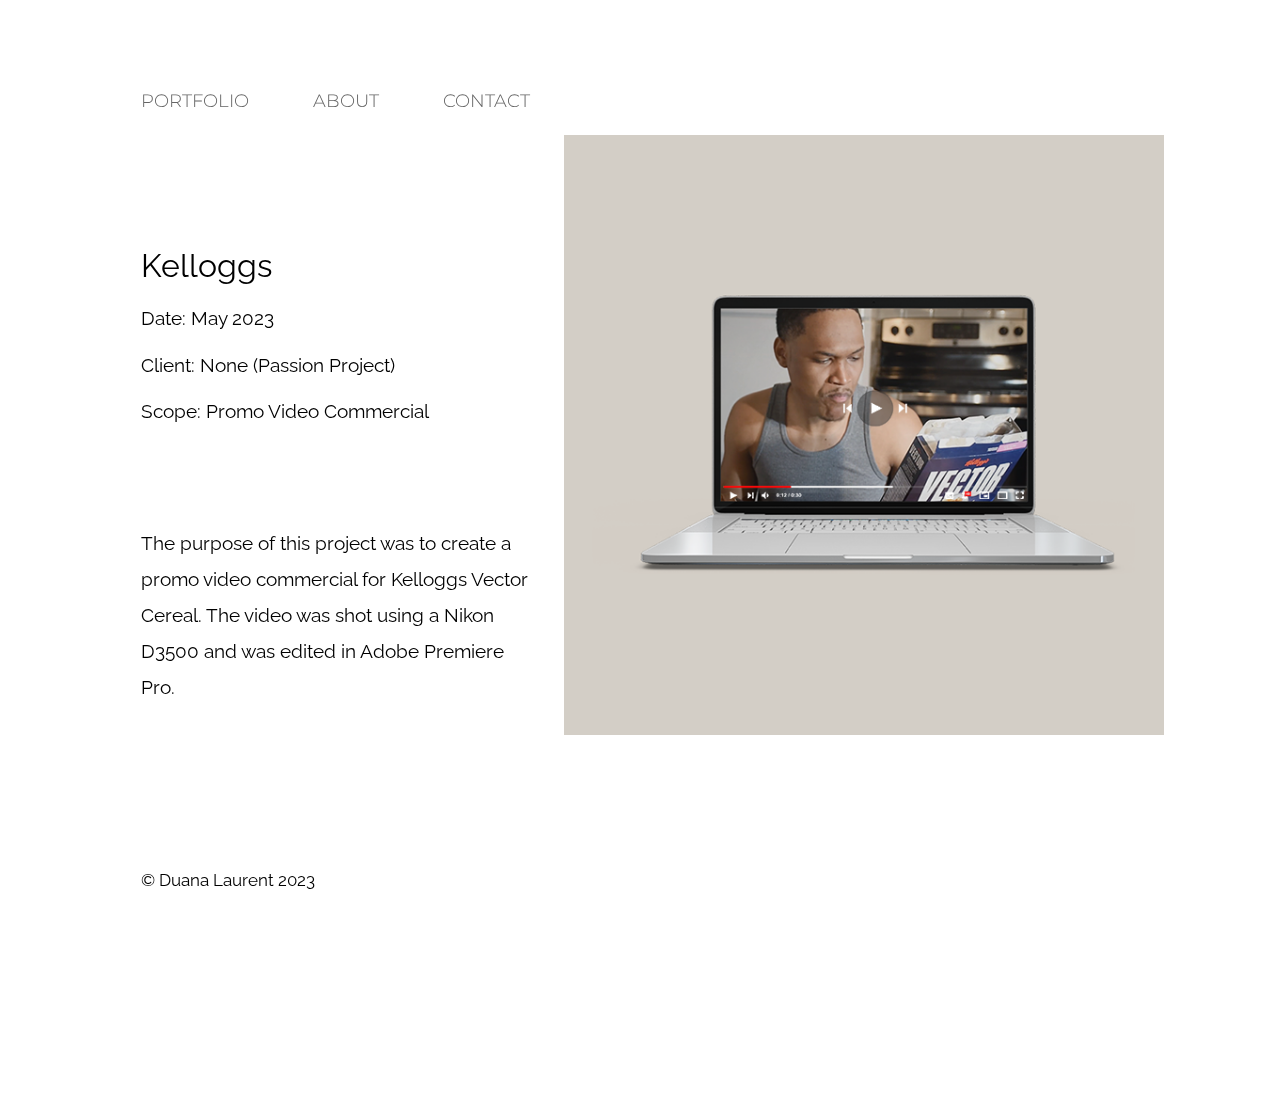
<file: vector.html>
<!DOCTYPE html>
<html lang="en">
<head>
    <meta charset="UTF-8">
    <meta name="viewport" content="width=device-width, initial-scale=1.0">
    <title>Kelloggs Vector Cereal | Promo Commercial</title>
    <link rel="stylesheet" href="css/portfolio.css">
</head>
<body>
    <section class="col-1">
        <header>

            <nav>
                
                <a href="index.html">Portfolio</a>
                <a href="about.html">About</a>
                <a href="mailto:duana.laurent@outlook.com">Contact</a>
                
            </nav>
        </header>
    
        <!--Portfolio bio-->
        <div class="portfolio-bio">
            <div class="info">
                <h1> Kelloggs </h1>
                <p>Date: May 2023 </p>
                <p>Client: None (Passion Project) </p>
                <p>Scope: Promo Video Commercial</p>
            </div>
    
            <p class="description"> 
                The purpose of this project was to create a promo video commercial for Kelloggs
                Vector Cereal. The video was shot using a Nikon D3500 and was edited in Adobe 
                Premiere Pro.
            </p>
        </div>

        <footer> 
            <p>
                &copy; Duana Laurent 2023
            </p>
        </footer>
    </section>
    

    <!--Portfolio images-->
    <section class="col-2">
        <div class="portfolio-images">
            <div>
                <img src="images/kelloggs-screen1.png" alt="Image of a product label on a jar">
            </div>
            
            <div>
                <iframe playsinline width="560" height="315" 
                src="https://www.youtube.com/embed/_leioCZzDj0?si=zUSi7djxZYrkSGGi&autoplay=1" 
                title="YouTube video player" frameborder="0" 
                allow="accelerometer; autoplay; clipboard-write; encrypted-media; gyroscope; picture-in-picture; web-share" 
                allowfullscreen></iframe>
            </div>
            
            
    
        </div>
    </section>
    
</body>
</html>
</file>
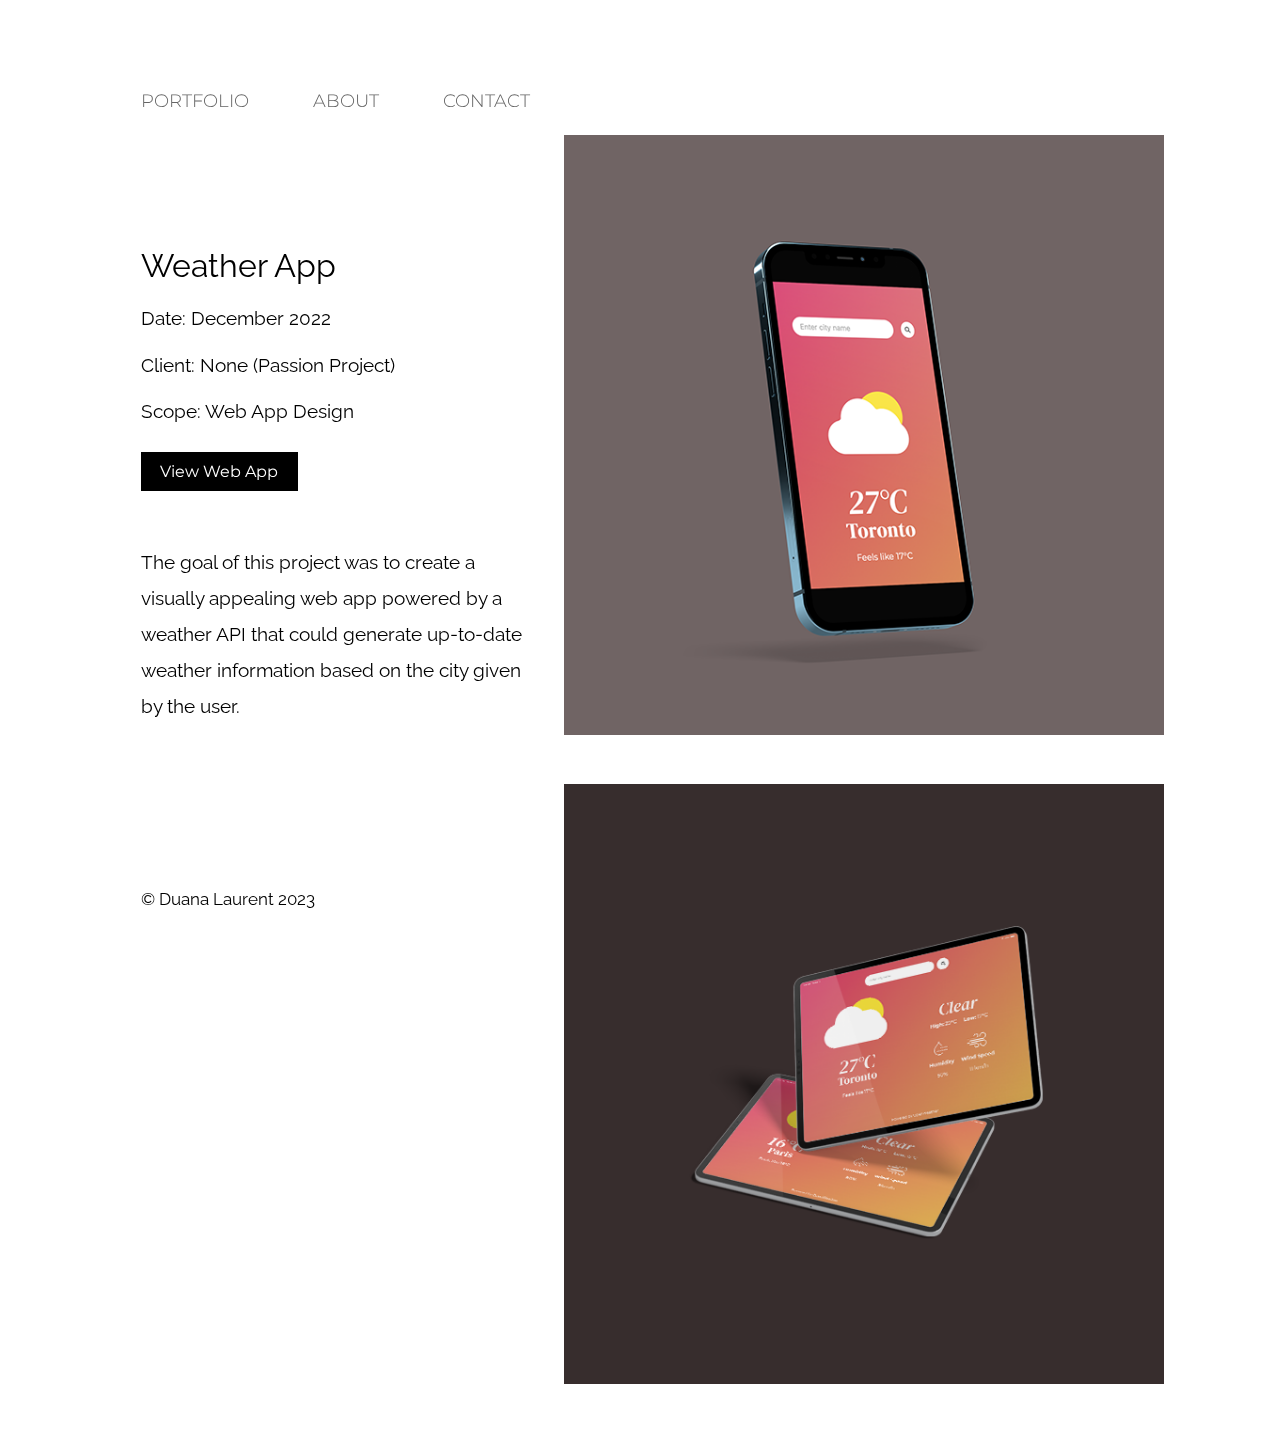
<file: weather-app.html>
<!DOCTYPE html>
<html lang="en">
<head>
    <meta charset="UTF-8">
    <meta name="viewport" content="width=device-width, initial-scale=1.0">
    <title> Weather App | Web App Design</title>
    <link rel="stylesheet" href="css/portfolio.css">
</head>
<body>
    <section class="col-1">
        <header>

            <nav>
                
                <a href="index.html">Portfolio</a>
                <a href="about.html">About</a>
                <a href="mailto:duana.laurent@outlook.com">Contact</a>
                
            </nav>
        </header>
    
        <!--Portfolio bio-->
        <div class="portfolio-bio">
            <div class="info">
                <h1> Weather App </h1>
                <p>Date: December 2022 </p>
                <p>Client: None (Passion Project)</p>
                <p>Scope: Web App Design</p>
            </div>
            
            <a id="test-button" href="https://duanalaurent.github.io/WeatherApp/" target="_blank">View Web App</a>
    
            <p class="description"> 
                The goal of this project was to create a visually appealing web app powered by a weather API that 
                could generate up-to-date weather information based on the city given by the user.
            </p>
        </div>

        <footer> 
            <p>
                &copy; Duana Laurent 2023
            </p>
        </footer>
    </section>
    

    <!--Portfolio images-->
    <section class="col-2">
        <div class="portfolio-images">
            <div>
                <img src="images/weather-screen1.png" alt="Image of a weather app on a phone">
            </div>
            
            <div>
                <img src="images/weather-screen2.png" alt="Image of a weather app on a tablet">
            </div>
            
        </div>
    </section>
    
</body>
</html>
</file>
<file: css/styles.css>
/* Imoporting fonts */
@import url('https://fonts.googleapis.com/css2?family=DM+Serif+Display:ital@0;1&family=Lato:ital,wght@0,400;0,700;1,400&family=Lora:ital,wght@0,400;0,600;0,700;1,400&family=Montserrat:wght@300;400;700;800&family=Raleway:wght@400;700&display=swap');

/* Layout for navigation */
nav {
    font-family: 'Montserrat', sans-serif;
    font-weight: 300;
    display: flex;
    flex-wrap: none;
    text-transform: uppercase;
    margin-bottom: 3vh;
    margin-top: 2vh;
}

nav .links {
    margin-top: 2vh;
    margin-left: 45%;
    display: flex;
    gap: 50px;
    font-size: 1.2em;
}

/* Layout for navigation links */
a {
    text-decoration: none;
}

nav a:visited, a:link {
    color: black;
}

nav a:hover {
   color: rgb(175, 175, 175);
}

nav a:active {
    font-weight: 800;
}

body {
    font-family: 'Lora', serif;
    margin: 0;
    box-sizing: border-box;
}


main a, #skills a {
    padding: 1% 3%;
    color: white;
    background-color: black;
    font-family: 'Montserrat', sans-serif;
}

.logo-box {
    margin-left: 12vw;
    margin-right: 6vw;
}

nav h1 {
    font-family: 'Raleway', sans-serif;
    font-weight: 300;
    margin-left: 10vw;
    
}

nav .bold {
    font-weight: 800;
}

.portfolio-row {
    position: relative;
    text-align: center;
    color: white;
}


#skills h2 {
    font-size: 4em;
    padding-right: 3vw;
    padding-left: 3vw;
    margin-left: 12vw;
}

#contact-subhead {
    padding-right: 3vw;
    padding-left: 3vw;
    margin-left: 12vw;
    font-size: 2em;
    font-weight: 400;
}

main p{
    padding-right: 3vw;
    padding-left: 3vw;
    margin-left: 12vw;
}

/* Layout for contact form */
form {
    padding-right: 3vw;
    padding-left: 2vw;
    margin-left: 12vw;
    font-family: 'Lora', serif;
}

.form-field {
    padding: 1%;
}

form input, textarea {
    width: 50%;
    padding: 1%;
    border: none;
    background-color: #f1f1f1;
}

form label {
    padding-right: 1%;
}

#message {
    padding-bottom: 10vh;
}

#message-label {
    padding-bottom: 6%;
}

#submit {
    width: 10%;
    background-color: black;
    color: white;
}

.input-field {
    padding-top: 2vh;
}


#skills h3 {
    padding-right: 3vw;
    padding-left: 3vw;
    margin-left: 12vw;
    font-family: 'Montserrat', sans-serif;
}

/*Layout for portfolio gallery */
.portfolio-row {
    display: flex;
    flex-wrap: nowrap;
    position: relative;
}

.portfolio-row img {
    width: 33.3%;
    height: auto;
}

footer {
    text-align: center;
}

main h1 {
    font-size: 5em;
    padding-right: 3vw;
    padding-left: 3vw;
    margin-left: 12vw;
}

#about-me p {
    margin-right: 20%;
    line-height: 2em;
}


#skills p {
    margin-right: 10%;
    line-height: 2em;
}

#skills a {
    margin-left: 15vw;
}

#skills-button {
    padding-top: 4vh;
}

.skill-list {
    padding-bottom: 1vh;
}

#about-me {
    display: flex;
    justify-content: space-evenly;
}

#contact-head {
    font-size: 3.5em;
}


#about-me img {
    width: 500px;
    height: auto;
}

#bio-image {
    margin: 0 auto;
    padding-right: 10vw;
    width: 50%;
}

hr {
    margin: 0;
    background-color: #e0e0e0;
    border: none;
    height: 1px;
    position:inherit;
}



.image-title {
    font-size: 1.2em;
    padding-top: 2vh;
}

.image-text {
    font-style: italic;
}

/* Breakpoint at 1366px*/
@media screen and (max-width:1366px){

    #about-me p {
        margin-right: 10%;
        line-height: 2em;
    }

    nav .links {
        margin-top: 3vh;
        font-size: 1.3em;
        margin-left: 40vw;
    }

    #bio-image {
        position: relative;
        margin-top: 3%;
        margin-left: 7%;
        justify-content: right;
    }

    #about-me p {
        margin-right: 5%;
        width: 85%;
        line-height: 2em;
    }


    .portfolio {
        padding-top: 3%;
    }
}

/* Breakpoint at 1200px*/
@media screen and (max-width:1200px){
    #bio-image {
        margin-top: 5%;
        margin-left: 8%;
        justify-content: right;
    }

    .image-title {
        font-size: 0.8em;
        padding-top: 0vh;
    }

    .image-text {
        font-size: 0.6em;
        padding-bottom: 2%;
    }

    nav .links {
        margin-top: 2vh;
        margin-left: 30vw;

    }


}

/* Breakpoint at 1024px*/
@media screen and (max-width:1024px){

    nav .links {
        font-size: 1em;
        margin-top: 3vh;
    }

    .form-field {
        padding: 1%;
    }
    
    form input, textarea {
        width: 70%;
        padding: 4%;
        border: none;
        background-color: #f1f1f1;
    }

    #submit {
        width: 20%;
        padding: 2% 3%;
        font-size: 1em;
        background-color: black;
        color: white;
    }
}

/* Breakpoint at 800px*/
@media screen and (max-width:900px){
    #about-me p {
        margin-right: 5%;
        width: 100%;
        line-height: 2em;
    }

    #bio-image {
        position: relative;
        margin-top: 50%;
        margin-left: 5%;
        justify-content: right;
    }

    #about-me img {
        max-width: 400px;
        display: block;
        position: relative;
    }

    main {
        display: block;
    }


    nav .links {
        margin-top: 4vh;
        margin-left: 20%;
        display: flex;
        gap: 40px;
    }


    .image-title {
        font-size: 0.8em;
        padding-top: 0vh;
    }

    .image-text {
        font-size: 0.6em;
    }

    footer {
        font-size: 0.7em;
    }
    
    .form-field {
        padding: 1%;
    }
    
    form input, textarea {
        width: 70%;
        padding: 4%;
        border: none;
        background-color: #f1f1f1;
    }

    #submit {
        width: 20%;
        font-size: 1em;
        background-color: black;
        color: white;
    }
}

nav {
    margin-bottom: 1vh;
}

/* Breakpoint at 700px*/
@media screen and (max-width:700px){
    #contact-head {
        font-size: 1.6em;
    }

    #contact-subhead{
        font-size: 1.4em;
    }

    nav .links {
        font-size: 0.7em;
        
    }

    nav{
        display: block;
    }

    nav .links {
        display: flex;
        font-size: 1em;
        gap: 50px;
        margin-left: 0;
        justify-content: center;
    }

    .portfolio-row {
        display: block;
    }
    
    .portfolio-row img {
        width: 100%;
        height: auto;
    }

    nav h1 {
        font-size: 2em;
        text-align: center;
        margin-left: 0;
    }

    #about-me h1 {
        font-size: 2.4em;
    }

    #about-me {
        display: block;
        font-size: 1em;
        width: 70%;
        
    }

    #bio-image {
        position: relative;
        margin-top: 0;
        margin-left: 0;
        justify-content: center;
    }

    #skills-button {
        display: flex;
        justify-content: center;
        margin-left: 0;
        padding-bottom: 4%;
    }

    #skills a {
        margin-left: 0;
    }
}
</file>
<file: css/portfolio.css>
/*Importing custom fonts */
@import url('https://fonts.googleapis.com/css2?family=DM+Serif+Display:ital@0;1&family=Lato:ital,wght@0,400;0,700;1,400&family=Lora:ital,wght@0,400;0,600;0,700;1,400&family=Montserrat:wght@300;400;700;800&family=Raleway:wght@400;700&display=swap');

main {
    display: flex;
}

.portfolio-images {
    flex-wrap: wrap;
}

/*Layout for the navigation */
nav {
    font-family: 'Montserrat', sans-serif;
    font-weight: 300;
    font-size: 18px;
    text-transform: uppercase;
    margin-top: 10vh;
    display: flex;
    gap: 5vw;
    margin-left: 11vw;
    padding-right: 6vw;
    order: 2;
}

nav a {
    text-decoration: none;
}

nav a:visited, a:link {
    color: #656565;
}

header {
    display: flex;
    flex-wrap: wrap;
}

nav a:hover {
    color: black;
}

nav a:active {
    font-weight: 700;
    color: black;
}

body {
    font-family: 'Raleway', serif;
    margin: 0;
    box-sizing: border-box;
}

.center-div{
    display: flex;
    justify-content: center;
    padding-top: 3vh;
}

.caption {
    font-size: 0.9em;
    padding-bottom: 2vh;
    text-align: center;
}


/*Layout for the portfolio */
.portfolio-bio {
    width: 38%;
    padding-right: 10vw;
    padding-left: 5vw;
}

.info {
    padding-bottom: 2vh;
}

.info p{
    line-height: 3vh;
}

img,video {
    max-width: 600px;
    padding-bottom: 5vh;

}

h1 {
    padding-right: 1vw;
    padding-left: 1vw;
    margin-left: 5vw;
    margin-top: 15vh;
    font-size: 2em;
    font-family: 'Raleway', sans-serif;
    font-weight: 400;
}

p {
    font-size: 1.2em;
    line-height: 3vh;
    padding-right: 1vw;
    padding-left: 1vw;
    margin-left: 5vw;
}

.portfolio-bio a {
    padding: 2% 4%;
    color: white;
    background-color: black;
    font-family: 'Montserrat', sans-serif;
    margin-left: 6vw;
    text-decoration: none;
}

.description {
    margin-top: 7vh;
    line-height: 4vh;
    font-family: 'Raleway', sans-serif;
}

.col-1 {
    position: fixed;
}

.col-2 {
    margin-left: 50%;
    margin-right: 15%;
    padding-top: 15vh;
    display: flex;
    flex-wrap: wrap;
    justify-content: center;
}

footer {
    margin-top: 18vh;
    margin-left: 5vw;
    font-size: 0.9em;
    margin-bottom: 2vh;
}

/*Responsive layout for screens less than 1200px*/
@media screen and (max-width:1200px){
    p {
        font-size: 1em;
        line-height: 3vh;
    }

    h1{
        font-size: 2.4em;
    }


    img, video {
        max-width: 300px;
        padding-bottom: 5vh;
    
    }

    .col-2 {
        margin-left: 50%;
    }

    h1 {
        margin-top: 7vh;
    }

    nav {
        font-size: 0.8em;
    }
}

/*Responsive Layout for screens less than 860px */
@media screen and (max-width:860px){
    .portfolio-bio {
        width: 40%;
        padding-right: 10vw;
        padding-left: 5vw;
    }

    p {
        font-size: 1em;
        line-height: 3vh;
        padding-right: 1vw;
        padding-left: 1vw;
        margin-left: 5vw;
    }

    h1{
        font-size: 1.5em;
    }
    .description {
        margin-top: 7vh;
        line-height: 4vh;
    }

    img, video {
        max-width: 250px;
        padding-bottom: 5vh;
    
    }

    .col-2 {
        margin-left: 70%;
    }

    h1 {
        margin-top: 7vh;
    }

    nav {
        font-size: 0.8em;
    }
}

/*Responsive breakpoint for screens less than 450px */
@media screen and (max-width:450px){
    img,video {
        max-width: 400px;
        padding-bottom: 2vh;
    
    }

    nav {
        display: flex;
        justify-content: center;
        font-size: 1em;
        margin-left: 18vw;
    }

    .info p{
        line-height: 3.5vh;
    }

    .col-1 {
        display: block;
        justify-content: center;
        position: relative;
    }

    footer {
        display: none;
    }

    .col-2 {
        padding-top: 1vh;
        margin-left: 0;
        display: block;

    }

    .portfolio-bio {
        width: 90%;
        text-align: center;
    }


}

/*Responsive layout for screens less than 375 */
@media screen and (max-width:375px){
    img, video {
        max-width: 350px;
    
    }

    nav {
        font-size: 0.8em;
    }
}
</file>
